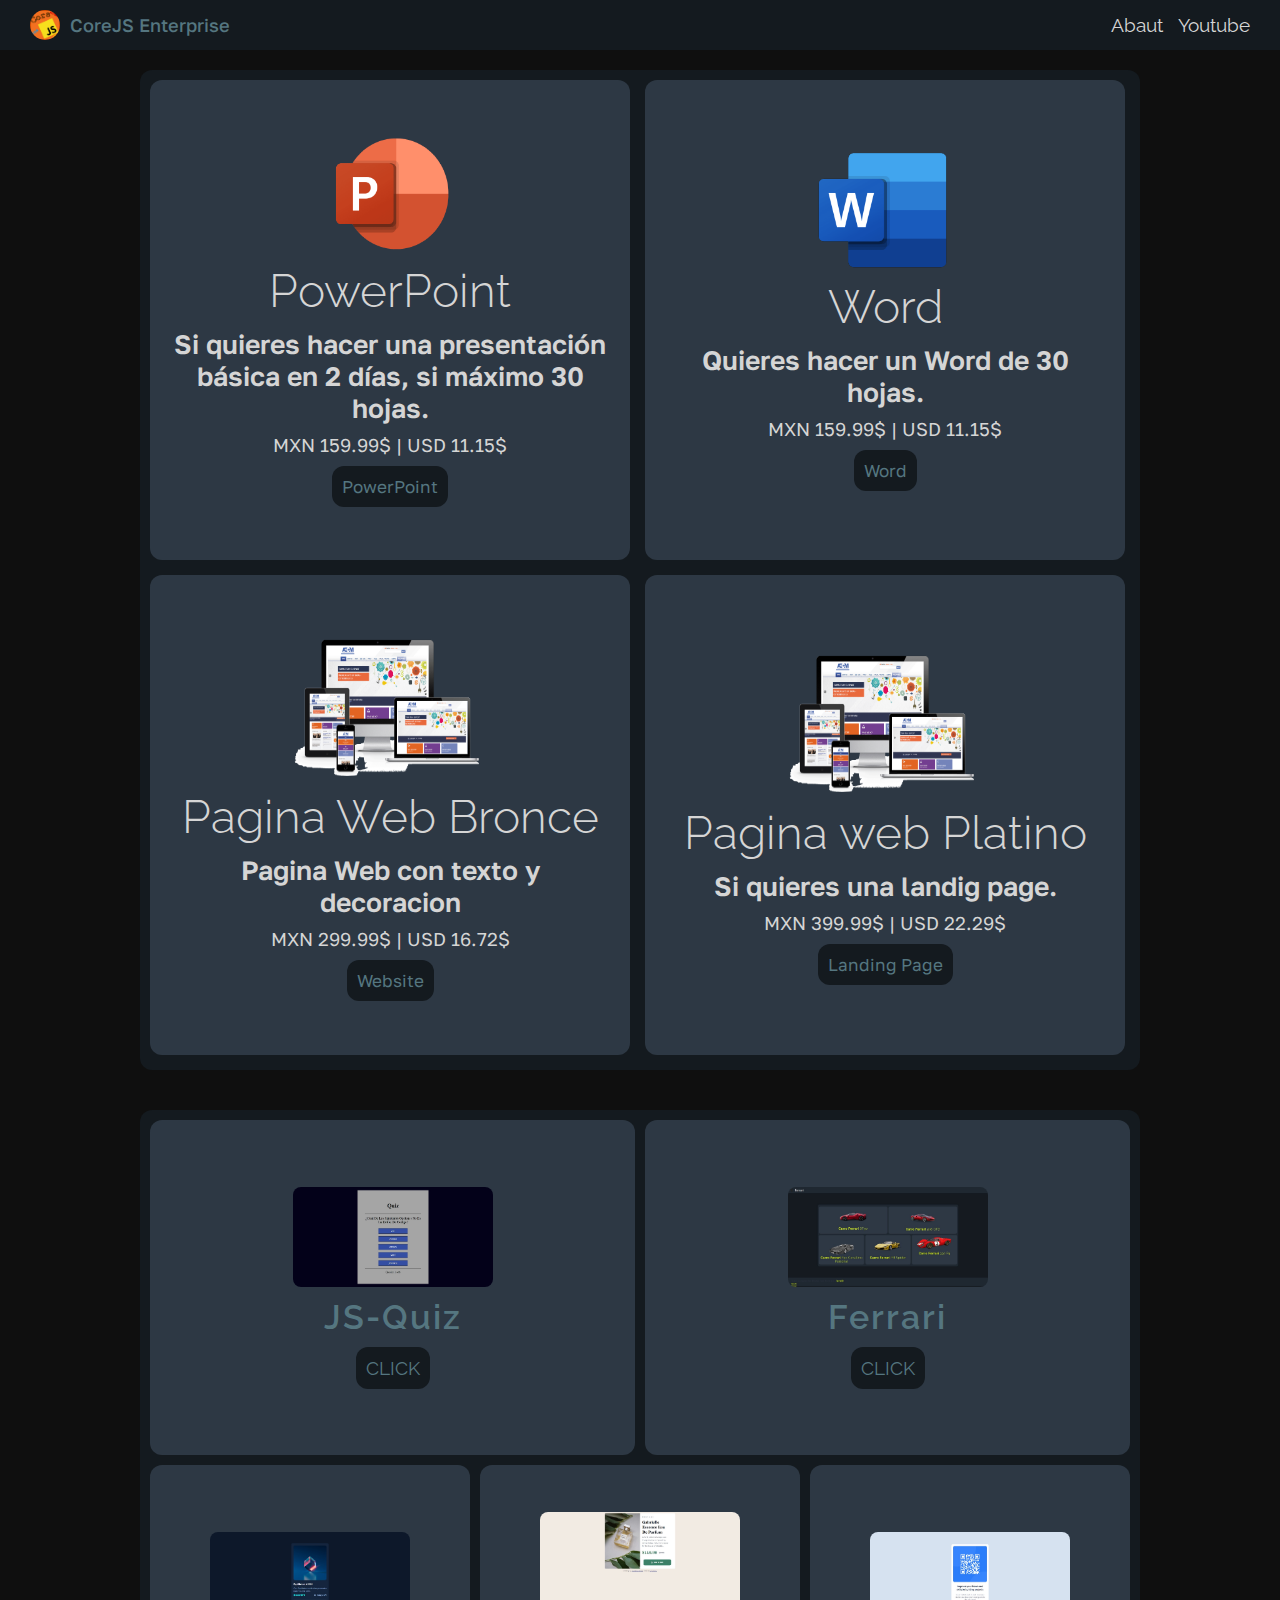
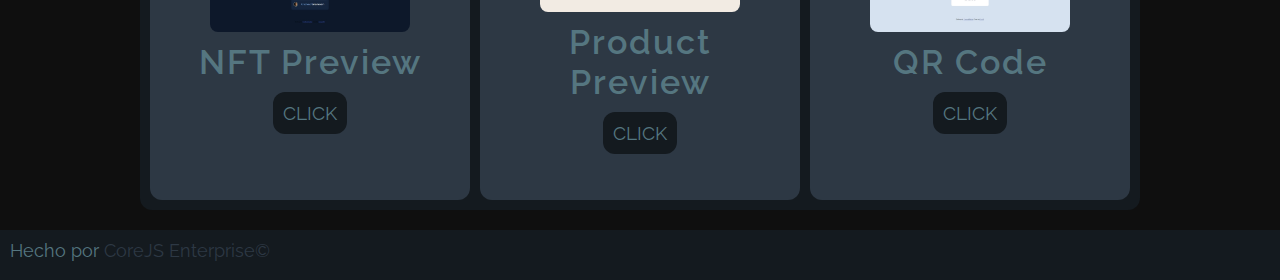
<file: index.html>
<!DOCTYPE html>
<html lang="es">
<head>
  <!-- Metas -->
  <meta charset="UTF-8">
  <meta http-equiv="X-UA-Compatible" content="IE=edge">
  <meta name="viewport" content="width=device-width, initial-scale=1.0">
  <meta name="description" content="CoreJS Entreprirse 😎😎">
  <meta name="author" lang="es" content="CoreJS">
  <meta name="robots" content="index, follow">
  <!-- Links -->
  <link rel="stylesheet" href="./css/styles-i.css">
  <link rel="icon" type="image/jpg" href="img/icon.jpg">
  <link rel="preconnect" href="https://fonts.gstatic.com" crossorigin>
  <link rel="preconnect" href="https://fonts.googleapis.com">
  <link href="https://fonts.googleapis.com/css2?family=Golos+Text:wght@400;500;600&family=Raleway:wght@200;300;400&display=swap" rel="stylesheet">
  <!-- Tittle -->
  <title>CoreJS Enterprise | Home</title>
</head>
<body>
  <div class="body">
    <header class="body__encb">
      <div>
        <img src="./img/icon.jpg" alt="CoreJS" class="body__encb__log-img">
        <h1 class="body__encb__name-title">CoreJS Enterprise</h1>
      </div>
      <nav class="body__encb__navigation">
        <a href="./pages/abaut.html" class="body__encb__navigation__link abuat">Abaut</a>
        <a href="https://www.youtube.com/@corejs-yt" target="_blank" class="body__encb__navigation__link yt">Youtube</a>
      </nav>
    </header>
    <main class="body__info">
      <article class="body__info__article art1">
        <img src="img/pp.png" alt="PowerPoint" class="body__info__article__pp img">
        <h2 class="body__info__article__desctitle">PowerPoint</h2>
        <p class="body__info__article__desc">Si quieres hacer una presentación básica en 2 días, si máximo 30 hojas.</p>
        <p class="body__info__article__price">MXN 159.99$ | USD 11.15$</p>
        <a href="./pages/365.html" class="body__article__links">PowerPoint</a>
      </article>
      <article class="body__info__article art2">
        <img src="img/word.png" alt="Word" class="body__info__article__word img">
        <h2 class="body__info__article__desctitle">Word</h2>
        <p class="body__info__article__desc">Quieres hacer un Word de 30 hojas.</p>
        <p class="body__info__article__price">MXN 159.99$ | USD 11.15$</p>
        <a href="./pages/365.html" class="body__article__links">Word</a>
      </article>
      <article class="body__info__article art3">
        <img src="img/page.png" alt="Website" class="body__info__article__page img">
        <h2 class="body__info__article__desctitle">Pagina Web Bronce</h2>
        <p class="body__info__article__desc">Pagina Web con texto y decoracion</p>
        <p class="body__info__article__price">MXN 299.99$ | USD 16.72$</p>
        <a href="./pages/pages-price.html" class="body__article__links">Website</a>
      </article>
      <article class="body__info__article art4">
        <img src="img/page.png" alt="Website" class="body__info__article__lp img">
        <h2 class="body__info__article__desctitle">Pagina web Platino</h2>
        <p class="body__info__article__desc">Si quieres una landig page.</p>
        <p class="body__info__article__price">MXN 399.99$ | USD 22.29$</p>
        <a href="./pages/pages-price.html" class="body__article__links">Landing Page</a>
      </article>
    </main>
    <div class="body__jobs">
      <article class="body__jobs__job js-quiz">
        <img src="./img/js-quiz.jpeg" alt="Preview de *JS-Quiz*" class="body__jobs__job__prev">
        <h2 class="body__jobs__job__desctitle">JS-Quiz</h2>
        <a href="./pages/js-quiz/index.html" target="_blank" class="body__jobs__job__link">Click</a>
      </article>
      <article class="body__jobs__job ferra">
        <img src="./img/ferrari.jpeg" alt="Preview de *Ferrari*" class="body__jobs__job__prev">
        <h2 class="body__jobs__job__desctitle">Ferrari</h2>
        <a href="./pages/ferrari/index.html" target="_blank" class="body__jobs__job__link">Click</a>
      </article>
      <article class="body__jobs__job nft">
        <img src="./img/nft.jpeg" alt="Preview de *NFT*" class="body__jobs__job__prev">
        <h2 class="body__jobs__job__desctitle">NFT Preview</h2>
        <a href="./pages/nft-preview/index.html" target="_blank" class="body__jobs__job__link">Click</a>
      </article>
      <article class="body__jobs__job prod">
        <img src="./img/prod.jpeg" alt="Preview de *Product Preview*" class="body__jobs__job__prev">
        <h2 class="body__jobs__job__desctitle">Product Preview</h2>
        <a href="./pages/product-preview/index.html" target="_blank" class="body__jobs__job__link">Click</a>
      </article>
      <article class="body__jobs__job qr-code">
        <img src="./img/qr-code.jpeg" alt="Preview de *QR Code*" class="body__jobs__job__prev">
        <h2 class="body__jobs__job__desctitle">QR Code</h2>
        <a href="./pages/qr-code-component/index.html" target="_blank" class="body__jobs__job__link">click</a>
      </article>
    </div>
    <footer class="body__desc">
      <p class="body__desc__hp">Hecho por <span>CoreJS Enterprise&copy;</span></p>
    </footer>
  </div>
</body>
</html>
</file>
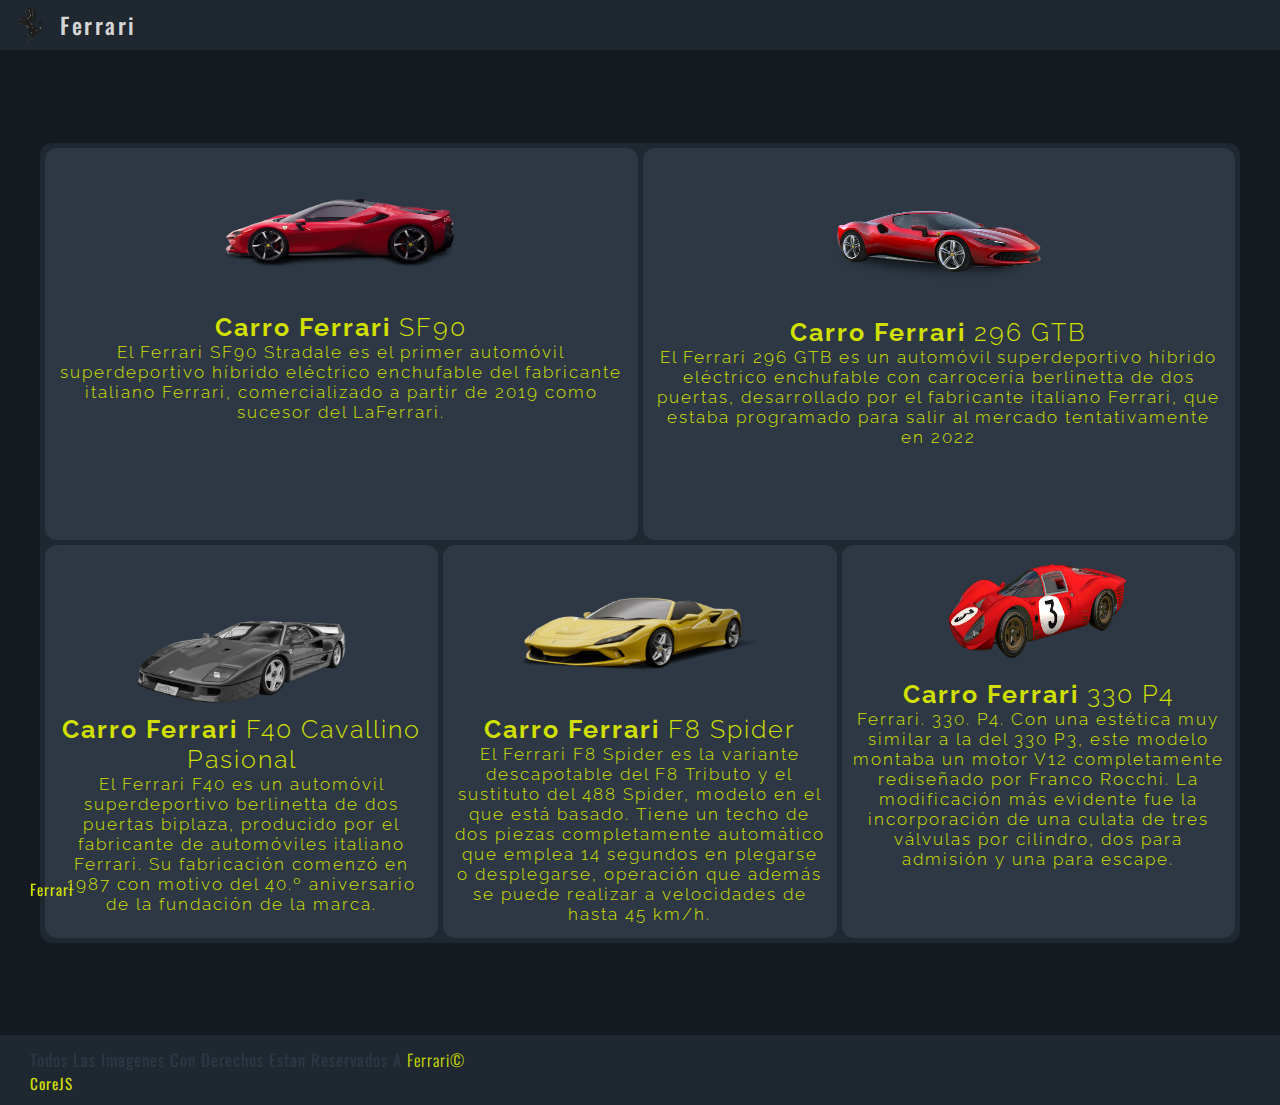
<file: pages/ferrari/index.html>
<!DOCTYPE html>
<html lang="es">
<head>
  <!-- Metas -->
  <meta charset="UTF-8">
  <meta http-equiv="X-UA-Compatible" content="IE=edge">
  <meta name="description" content="Ferrari Collection!!">
  <meta name="author" lang="es" content="CoreJS | Angel">
  <meta name="robots" content="index, robots">
  <meta name="viewport" content="width=device-width, initial-scale=1.0">
  <!-- Title y Links -->
  <title>Ferrari Collection</title>
  <link rel="preconnect" href="https://fonts.googleapis.com">
  <link href="https://fonts.googleapis.com/css2?family=Oswald:wght@400;500&family=Raleway:wght@300;400;500&display=swap" rel="stylesheet">
  <link rel="preconnect" href="https://fonts.googleapis.com">
  <link rel="preconnect" href="https://fonts.gstatic.com" crossorigin>
  <link rel="icon" type="image/png" sizes="256x256" href="./images/favicon_256x256.png">
  <link rel="stylesheet" href="./index.css">
</head>
<body>  
  <div class="container">
    <header class="encb">
      <img src="./images/favicon_256x256.png" alt="Logo de Ferrari" class="encb__logo">
      <h1 class="encb__logtitle">Ferrari</h1>
    </header>
    <main class="content">
      <div class="content__articles">
        <article class="content__articles__article article1">
          <div>
            <img src="./images/f-sf90.png" alt="Ferrari SF90" class="content__articles__article__imgCar imgCar1">
            <h2 class="content__articles__article__model">Carro Ferrari <span>SF90</span></h2>
            <p class="content__articles__article__desc">El Ferrari SF90 Stradale es el primer automóvil superdeportivo híbrido eléctrico enchufable del fabricante italiano Ferrari, comercializado a partir de 2019 como sucesor del LaFerrari.</p>
          </div>
        </article>
        <article class="content__articles__article article2">
          <div>
            <img src="./images/f-296-gtb.png" alt="Ferrari 296 GTB" class="content__articles__article__imgCar imgCar2">
            <h2 class="content__articles__article__model">Carro Ferrari <span>296 GTB</span></h2>
            <p class="content__articles__article__desc">El Ferrari 296 GTB es un automóvil superdeportivo híbrido eléctrico enchufable con carrocería berlinetta de dos puertas, desarrollado por el fabricante italiano Ferrari, que estaba programado para salir al mercado tentativamente en 2022</p>
          </div>
        </article>
        <article class="content__articles__article article3">
          <div>
            <img src="./images/f-f40.png" alt="Carro Ferrari F40 Cavallino Pasional" class="content__articles__article__imgCar imgCar3">
            <h2 class="content__articles__article__model">Carro Ferrari <span>F40 Cavallino Pasional</span></h2>
            <p class="content__articles__article__desc">El Ferrari F40 es un automóvil superdeportivo berlinetta de dos puertas biplaza, producido por el fabricante de automóviles italiano Ferrari. Su fabricación comenzó en 1987 con motivo del 40.º aniversario de la fundación de la marca.</p>
          </div>
        </article>
        <article class="content__articles__article article4">
          <div>
            <img src="./images/f-f8-spider.png" alt="Carro Ferrari F8 Spider" class="content__articles__article__imgCar imgCar4">
            <h2 class="content__articles__article__model">Carro Ferrari <span>F8 Spider</span></h2>
            <p class="content__articles__article__desc">El Ferrari F8 Spider es la variante descapotable del F8 Tributo y el sustituto del 488 Spider, modelo en el que está basado. Tiene un techo de dos piezas completamente automático que emplea 14 segundos en plegarse o desplegarse, operación que además se puede realizar a velocidades de hasta 45 km/h.</p>
          </div>
        </article>
        <article class="content__articles__article article5">
          <div>
            <img src="./images/f-330-p4.png" alt="Carro Ferrari 330 P4" class="content__articles__article__imgCar imgCar5">
            <h2 class="content__articles__article__model">Carro Ferrari <span>330 P4</span></h2>
            <p class="content__articles__article__desc">Ferrari. 330. P4. Con una estética muy similar a la del 330 P3, este modelo montaba un motor V12 completamente rediseñado por Franco Rocchi. La modificación más evidente fue la incorporación de una culata de tres válvulas por cilindro, dos para admisión y una para escape.</p>
          </div>
        </article>
      </div>
    </main>
    <footer class="infos">
      <p class="infos__text">Todos Las Imagenes Con Derechos Estan Reservados A <span>Ferrari&copy;</span></p>
      <a href="https://corejs-yt.github.io" target="_blank" class="infos__link1">CoreJS</a>
      <a href="https://corejs-yt.github.io" target="_blank" class="infos__link2">Ferrari</a>
    </footer>
  </div>
</body>
</html>
</file>
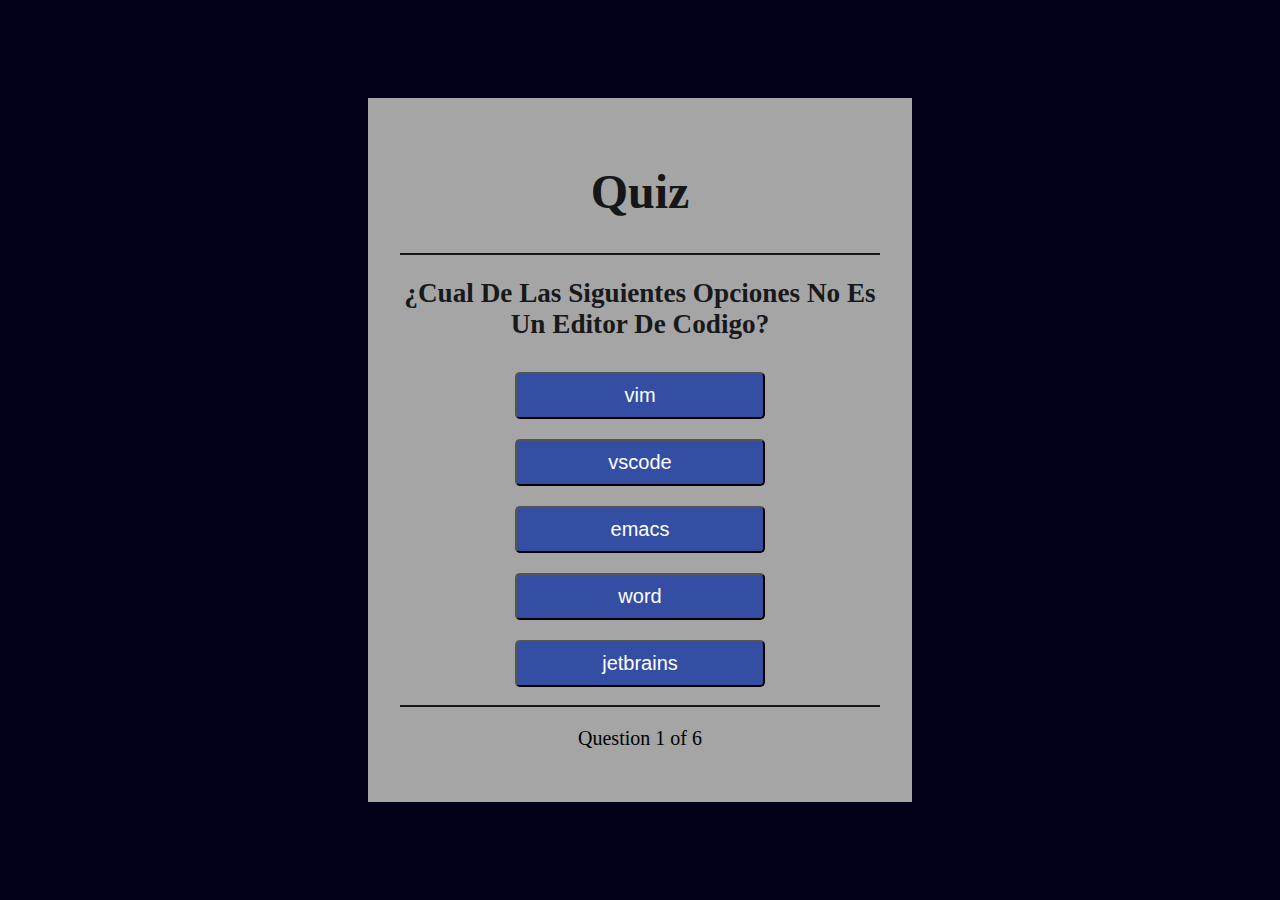
<file: pages/js-quiz/index.html>
<!DOCTYPE html><html lang="en"><head><meta charset="UTF-8"><meta http-equiv="X-UA-Compatible" content="IE=edge"><meta name="viewport" content="width=device-width, initial-scale=1.0"><link rel="stylesheet" href="./styles/index.css"><title>JavaScript Quiz</title></head><body><div id="quiz"><h1>Quiz</h1><hr><h2 id="question"></h2><div id="choices"></div><hr><footer><p id="progress">Question x of y</p></footer></div><!-- Scripts --><script src="./app.js" type="module"></script></body></html>
</file>
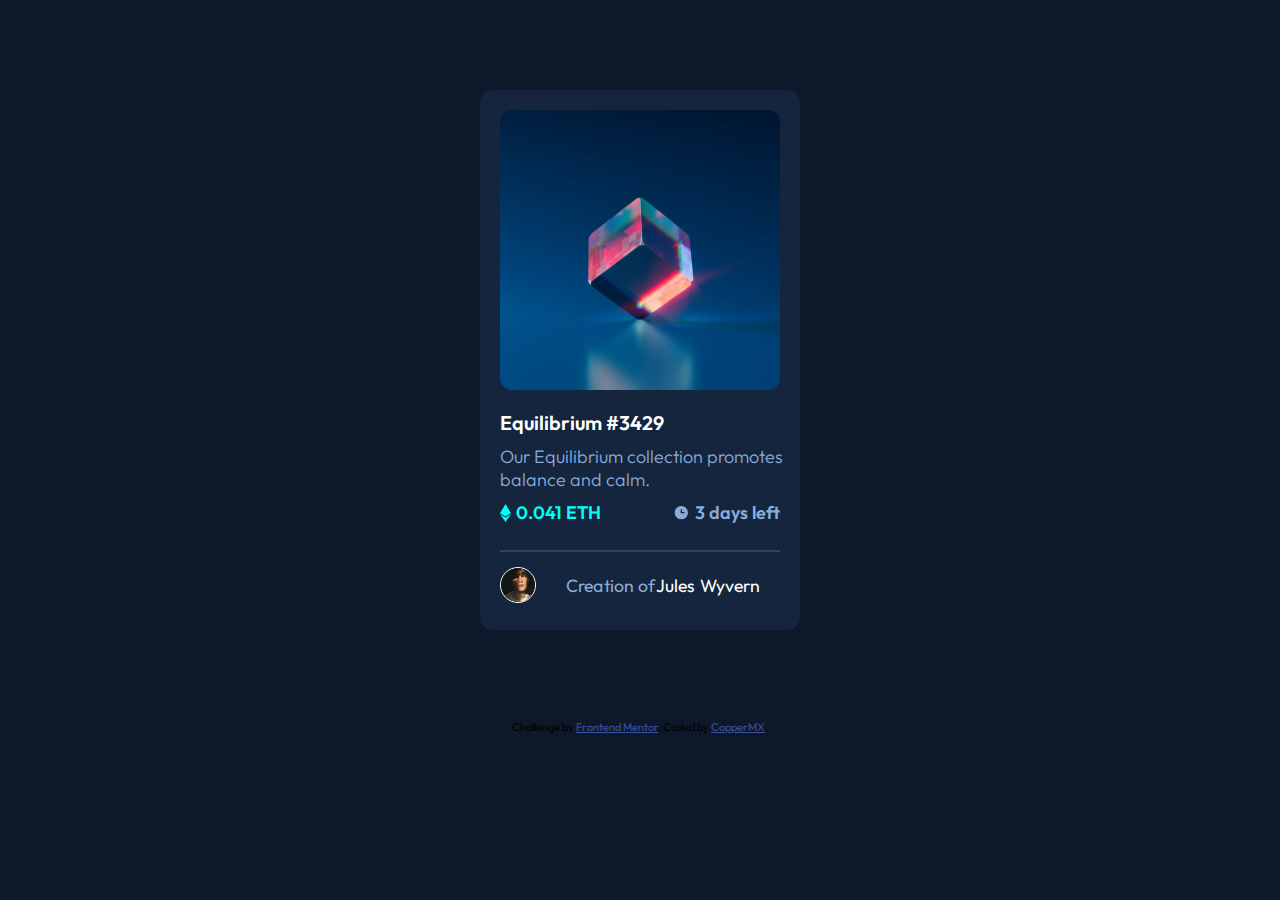
<file: pages/nft-preview/index.html>
<!DOCTYPE html>
<html lang="en">
<head>
  <!-- Etiquetas Metas -->
  <meta charset="UTF-8">
  <meta name="viewport" content="width=device-width, initial-scale=1.0">
  <!-- Etiquetas Links -->
  <link rel="icon" type="image/png" sizes="32x32" href="./images/favicon-32x32.png">
  <link rel="preconnect" href="https://fonts.googleapis.com">
  <link rel="preconnect" href="https://fonts.gstatic.com" crossorigin>
  <link href="https://fonts.googleapis.com/css2?family=Outfit:wght@300;400;600&display=swap" rel="stylesheet">
  <link rel="stylesheet" href="./css/index.css">
  <link rel="stylesheet" href="./css/attribute.css">
  <!-- Etiqueta Title -->
  <title>Frontend Mentor | NFT preview card component</title>
</head>
<body>
  <main class="card">
    <div class="card__preview">
      <img src="./images/image-equilibrium.jpg" alt="Image NFT" class="card__preview__image">
    </div>
    <div class="card__description">
      <h1 class="card__description__title">Equilibrium #3429</h1>
      <p class="card__description__desc">Our Equilibrium collection promotes balance and calm.</p>
      <div class="card__description__date">
        <p class="card__description__date__price"><img src="./images/icon-ethereum.svg" alt="Etheruem"> 0.041 ETH</p>
        <p class="card__description__date__time"><img src="./images/icon-clock.svg" alt="Time"> 3 days left</p>
      </div>
    </div>
    <hr>
    <div class="card__creator">
      <img src="./images/image-avatar.png" alt="Image Avatar" class="card__creator__avatar">
      <p class="card__creator__name"> Creation of <span>Jules Wyvern</span></p>
    </div>
  </main>
  <div class="attribution">Challenge by <a href="https://www.frontendmentor.io?ref=challenge" target="_blank">Frontend Mentor</a>. Coded by <a href="https://coppermx.github.io">CopperMX</a>.</div>
</body>
</html>
</file>
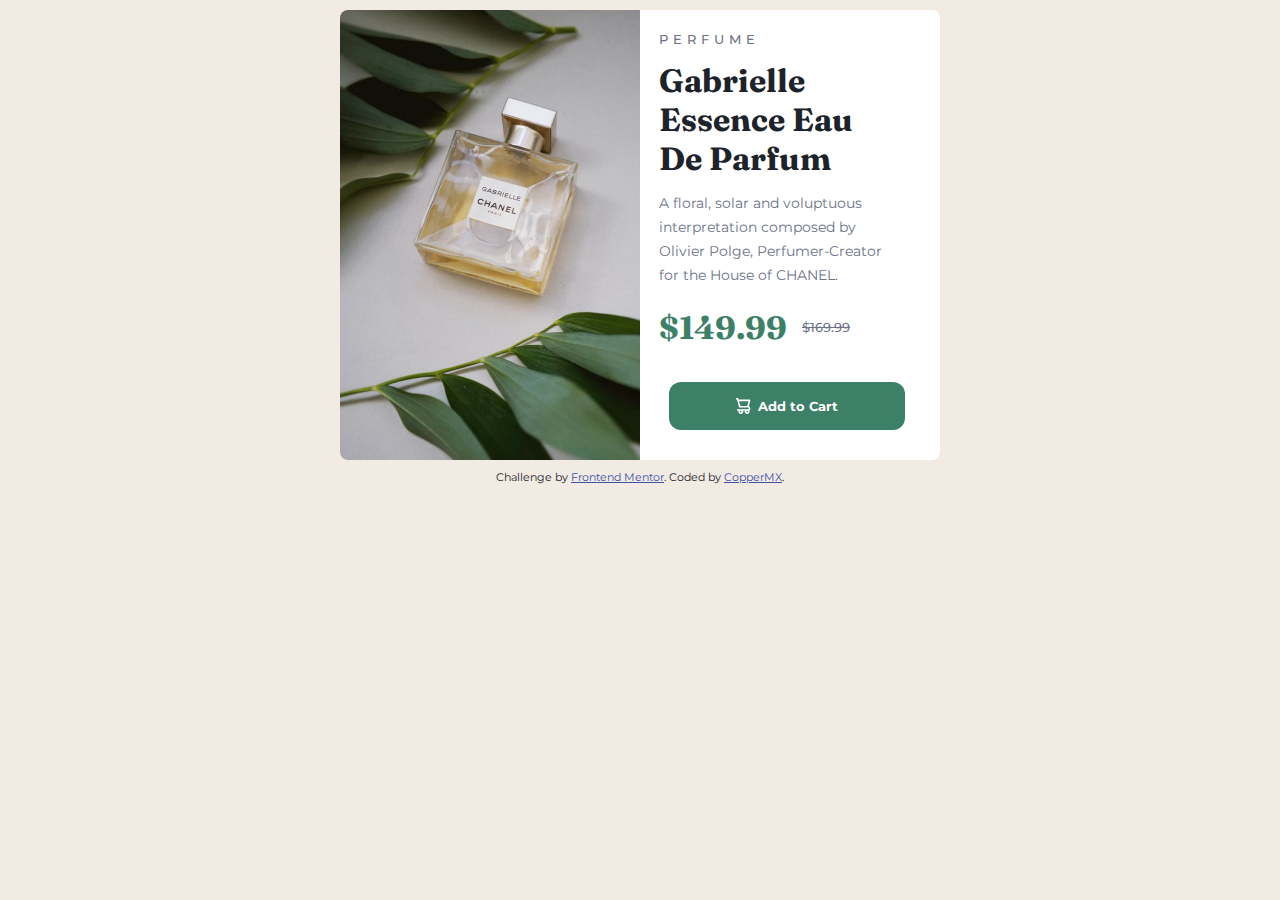
<file: pages/product-preview/index.html>
<!DOCTYPE html>
<html lang="en">
<head>
  <!-- Etiquets Meta, Links -->
  <meta charset="UTF-8">
  <meta name="viewport" content="width=device-width, initial-scale=1.0">
  <link rel="icon" type="image/png" sizes="32x32" href="./images/favicon-32x32.png">
  <!-- Links De CSS y Fonts -->
  <link rel="preconnect" href="https://fonts.googleapis.com">
  <link rel="preconnect" href="https://fonts.gstatic.com" crossorigin>
  <link href="https://fonts.googleapis.com/css2?family=Fraunces:opsz,wght@9..144,700&family=Montserrat:wght@500;700&display=swap" rel="stylesheet">
  <link rel="stylesheet" href="./css/index.css">
  <link rel="stylesheet" href="./css/attributes.css">
  <!-- Title -->
  <title>Frontend Mentor | Product preview card component</title>
</head>
<body>
  <!-- Main (Card) -->
  <main class="card">
    <div class="card__preview">
      <img class="card__preview__image" src="./images/image-product-mobile.jpg" alt="Preview">
    </div>
    <div class="card__description">
      <h2 class="card__description__desc-title">Perfume</h2>
      <h1 class="card__description__title">Gabrielle Essence Eau De Parfum</h1>
      <p class="card__description__desc">A floral, solar and voluptuous interpretation composed by Olivier Polge, Perfumer-Creator for the House of CHANEL.</p>
      <div class="card__description__cart">
        <p class="card__description__cart__price">$149.99 <span>$169.99</span></p>
        <button class="card__description__cart__cart"><img src="./images/icon-cart.svg" alt="Cart"> Add to Cart</button>
      </div>
    </div>
  </main>  
  <!-- Attribution -->
  <div class="attribution">
    <p>Challenge by <a href="https://www.frontendmentor.io?ref=challenge" target="_blank">Frontend Mentor</a>. Coded by <a href="#">CopperMX</a>.
    </p>
  </div>
</body>
</html>
</file>
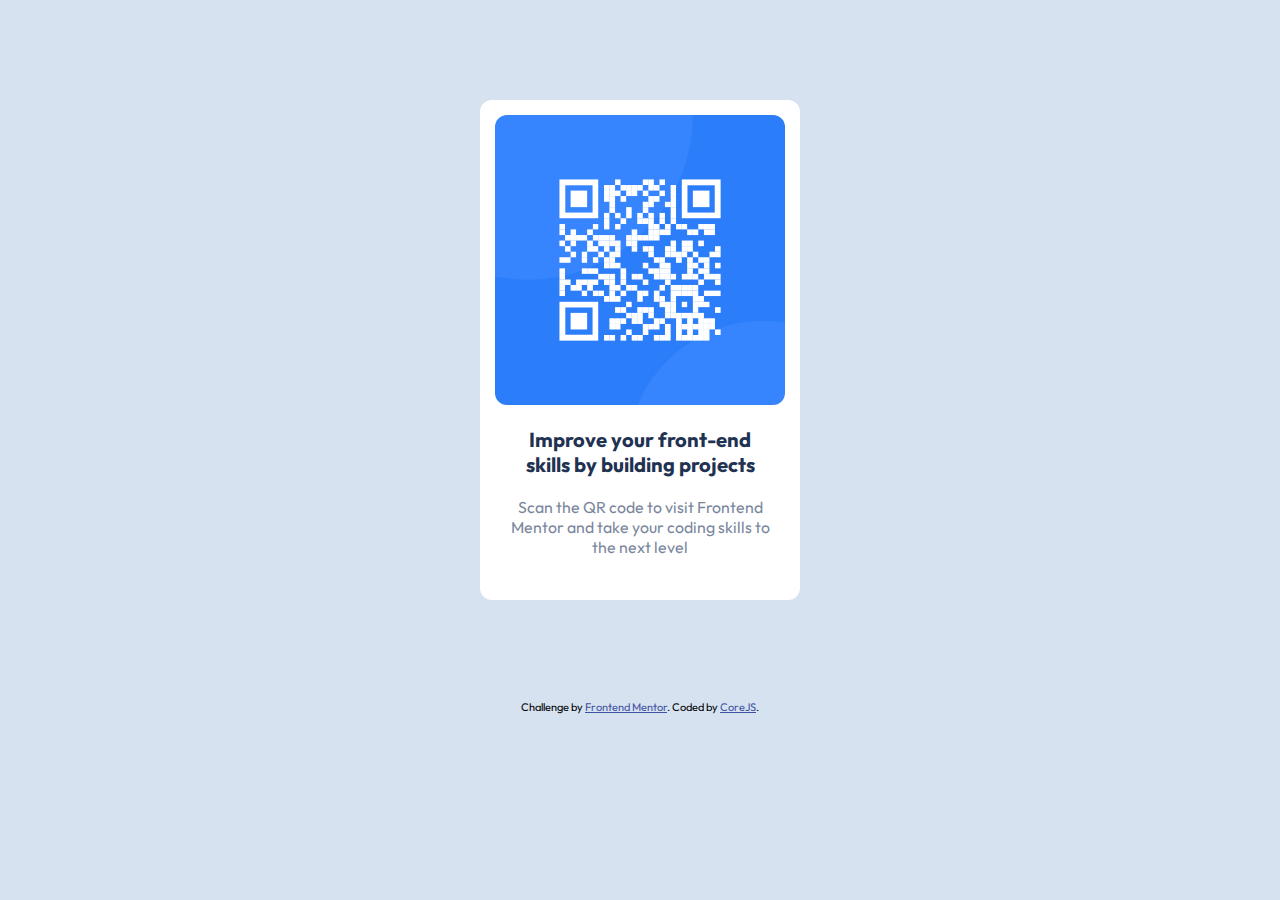
<file: pages/qr-code-component/index.html>
<!DOCTYPE html>
<html lang="en">
<head>
  <meta charset="UTF-8">
  <meta name="viewport" content="width=device-width, initial-scale=1.0">
  <link rel="icon" type="image/png" sizes="32x32" href="./images/favicon-32x32.png">
  <link rel="preconnect" href="https://fonts.googleapis.com">
  <link rel="preconnect" href="https://fonts.gstatic.com" crossorigin>
  <link href="https://fonts.googleapis.com/css2?family=Outfit:wght@400;700&display=swap" rel="stylesheet">
  <link rel="stylesheet" href="./css/index.css">
  <link rel="stylesheet" href="./css/attribute.css">
  <title>Frontend Mentor | QR code component</title>
</head>
<body>
  <main class="card">
    <div class="card__preview">
      <img src="./images/image-qr-code.png" alt="QR Code" class="card__preview__img">
    </div>
    <div class="card__description">
      <h1 class="card__description__title">
        Improve your front-end skills by building projects
      </h1>
      <p class="card__description__desc">
        Scan the QR code to visit Frontend Mentor and take your coding skills to the next level
      </p>
    </div>
  </main>
  <div class="attribution">Challenge by <a href="https://www.frontendmentor.io?ref=challenge" target="_blank">Frontend Mentor</a>. Coded by <a href="https://corejs-yt.github.io">CoreJS</a>.</div>
</body>
</html>
</file>
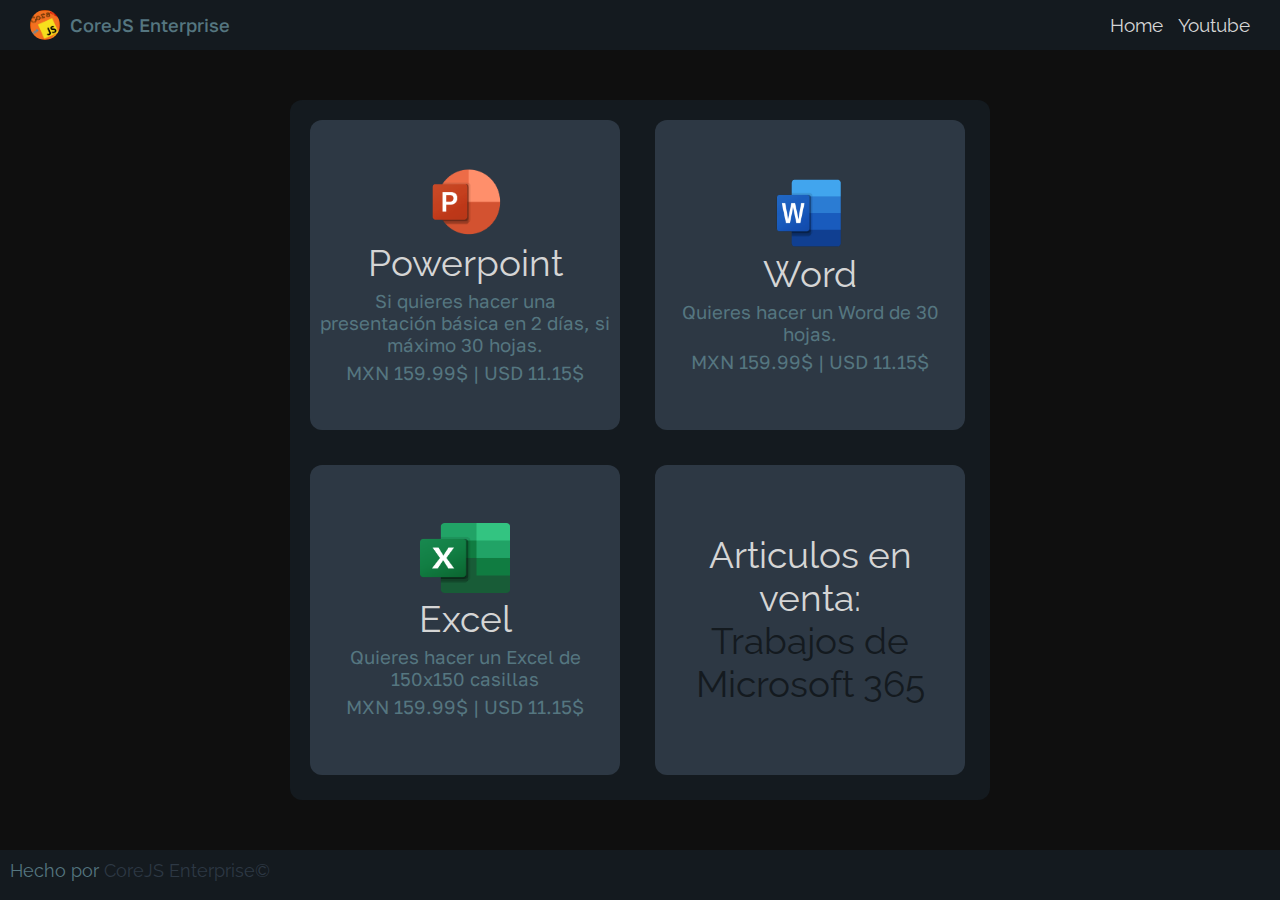
<file: pages/365.html>
<!DOCTYPE html>
<html lang="en">
<head>
  <!-- Metas -->
  <meta charset="UTF-8">
  <meta http-equiv="X-UA-Compatible" content="IE=edge">
  <meta name="viewport" content="width=device-width, initial-scale=1.0">
  <meta name="description" content="CoreJS Entreprirse 😎😎">
  <meta name="author" lang="es" content="CoreJS">
  <meta name="robots" content="index, follow">
  <!-- Links -->
  <link rel="stylesheet" href="../css/styles-365.css">
  <link rel="icon" type="image/jpg" href="../img/icon.jpg">
  <link rel="preconnect" href="https://fonts.gstatic.com" crossorigin>
  <link rel="preconnect" href="https://fonts.googleapis.com">
  <link href="https://fonts.googleapis.com/css2?family=Golos+Text:wght@400;500;600&family=Raleway:wght@200;300;400&display=swap" rel="stylesheet">
  <!-- Tittle -->
  <title>CoreJS Enterprise | Prices Jobs Microsoft 365</title>
</head>
<body>
  <header class="encb">
    <div>
      <img src="../img/icon.jpg" alt="CoreJS" class="encb__log-img">
      <h1 class="encb__name-title">CoreJS Enterprise</h1>
    </div>
    <nav class="encb__navigation">
      <a href="../index.html" class="encb__navigation__link abuat">Home</a>
      <a href="https://www.youtube.com/@corejs-yt" target="_blank" class="encb__navigation__link yt">Youtube</a>
    </nav>
  </header>
  <main class="content">
    <div class="content__articles">
      <article class="content__articles__article article1">
        <img src="../img/pp.png" alt="Powerpoint" class="content__articles__article__img pp">
        <h2 class="content__articles__article__desctitle desctitle">Powerpoint</h2>
        <p class="content__articles__article__desc descs">Si quieres hacer una presentación básica en 2 días, si máximo 30 hojas.</p>
        <p class="content__articles__article__price price">MXN 159.99$ | USD 11.15$</p>
      </article>
      <article class="content__articles__article article2">
        <img src="../img/word.png" alt="Word" class="__article__img word">
        <h2 class="content__articles__article__desctitle desctitle">Word</h2>
        <p class="content__articles__article__desc descs">Quieres hacer un Word de 30 hojas.</p>
        <p class="content__articles__article__price price">MXN 159.99$ | USD 11.15$</p>
      </article>
      <article class="content__articles__article article3">
        <img src="../img/excel.png" alt="Excel" class="content__articles__article__img excel">
        <h2 class="content__articles__article__desctitle desctitle">Excel</h2>
        <p class="content__articles__article__desc descs">Quieres hacer un Excel de 150x150 casillas</p>
        <p class="content__articles__article__price price">MXN 159.99$ | USD 11.15$</p>
      </article>
      <article class="content__articles__article article4">
        <h2 class="content__articles__article__desctitle">
          Articulos en venta:<br>
          <span>Trabajos de Microsoft 365</span>
        </h2>
      </article>
    </div>
  </main>
  <footer class="desc">
    <p class="desc__hp">Hecho por <span>CoreJS Enterprise&copy;</span></p>
  </footer>
</body>
</html>
</file>
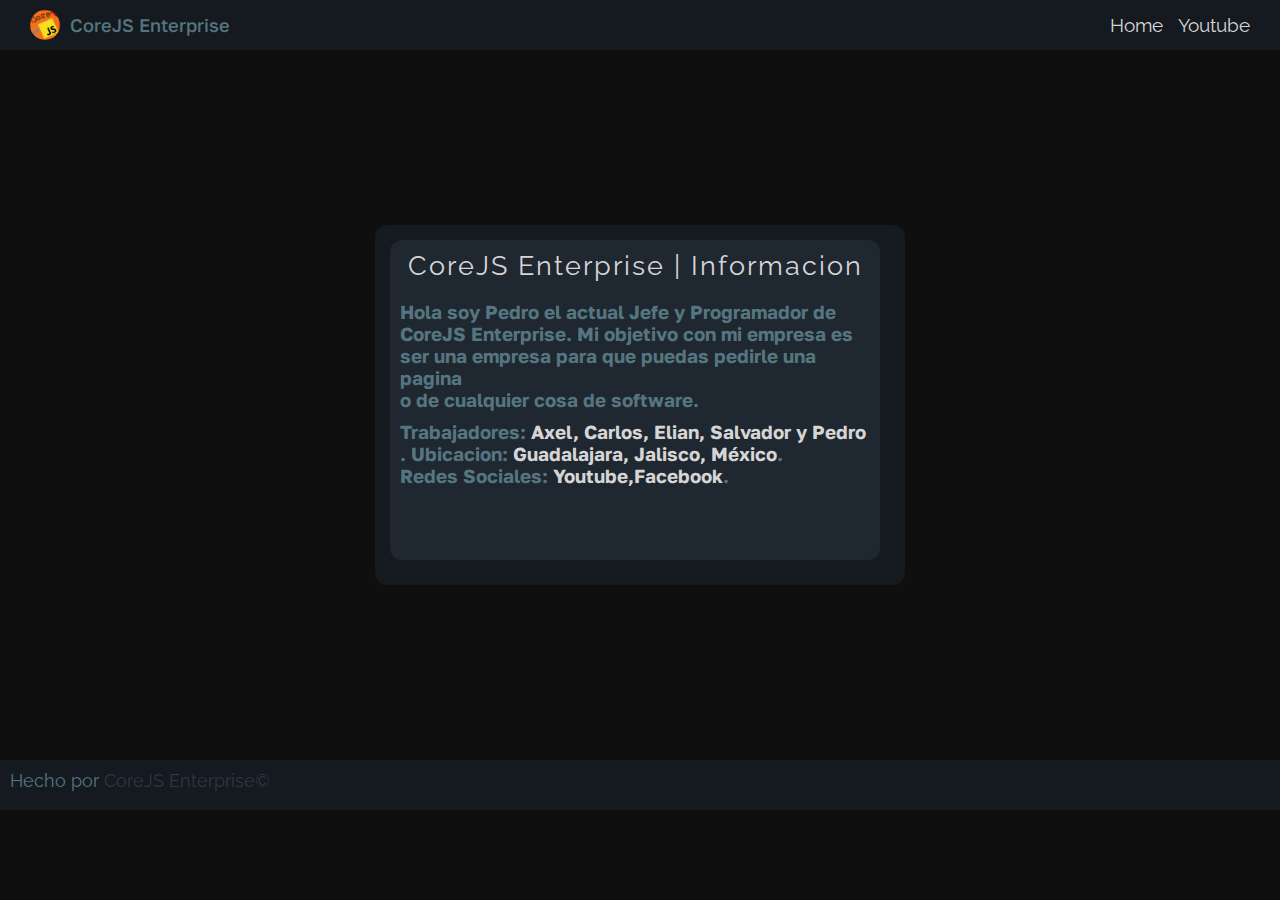
<file: pages/abaut.html>
<!DOCTYPE html>
<html lang="es">
<head>
  <!-- Metas -->
  <meta charset="UTF-8">
  <meta http-equiv="X-UA-Compatible" content="IE=edge">
  <meta name="viewport" content="width=device-width, initial-scale=1.0">
  <meta name="description" content="CoreJS Entreprirse 😎😎">
  <meta name="author" lang="es" content="CoreJS">
  <meta name="robots" content="index, follow">
  <!-- Links -->
  <link rel="stylesheet" href="../css/styles-abaut.css">
  <link rel="icon" type="image/jpg" href="../img/icon.jpg">
  <link rel="preconnect" href="https://fonts.gstatic.com" crossorigin>
  <link rel="preconnect" href="https://fonts.googleapis.com">
  <link href="https://fonts.googleapis.com/css2?family=Golos+Text:wght@400;500;600&family=Raleway:wght@200;300;400&display=swap" rel="stylesheet">
  <!-- Tittle -->
  <title>CoreJS Enterprise | Abuat</title>
</head>
<body>
  <header class="encb">
    <div>
      <img src="../img/icon.jpg" alt="CoreJS" class="encb__log-img">
      <h1 class="encb__name-title">CoreJS Enterprise</h1>
    </div>
    <nav class="encb__navigation">
      <a href="../index.html" class="encb__navigation__link abuat">Home</a>
      <a href="https://www.youtube.com/@corejs-yt" target="_blank" class="encb__navigation__link yt">Youtube</a>
    </nav>
  </header>
  <main class="content">
    <div class="content__desc">
      <h2 class="content__desc__title title">CoreJS Enterprise | Informacion</h2>
      <p class="content__desc__desc desc1">
        Hola soy Pedro el actual Jefe y Programador de <span>CoreJS Enterprise</span>.
        Mi objetivo con mi empresa es ser una empresa para que puedas pedirle una pagina<br>
        o de cualquier cosa de software.
      </p>
      <p class="content__desc__desc desc2">
        Trabajadores: <span>Axel, Carlos, Elian, Salvador y Pedro</span><br>.
        Ubicacion: <span>Guadalajara, Jalisco, México</span>.<br>
        Redes Sociales: <span><a href="http://www.youtube.com" target="_blank">Youtube</a>,<a href="http://www.facebook.com/profile.php?id=100090417490022" target="_blank">Facebook</a></span>.
      </p>
    </div>
  </main>
  <footer class="desc">
    <p class="desc__hp">Hecho por <span>CoreJS Enterprise&copy;</span></p>
  </footer>
</body>
</html>
</file>
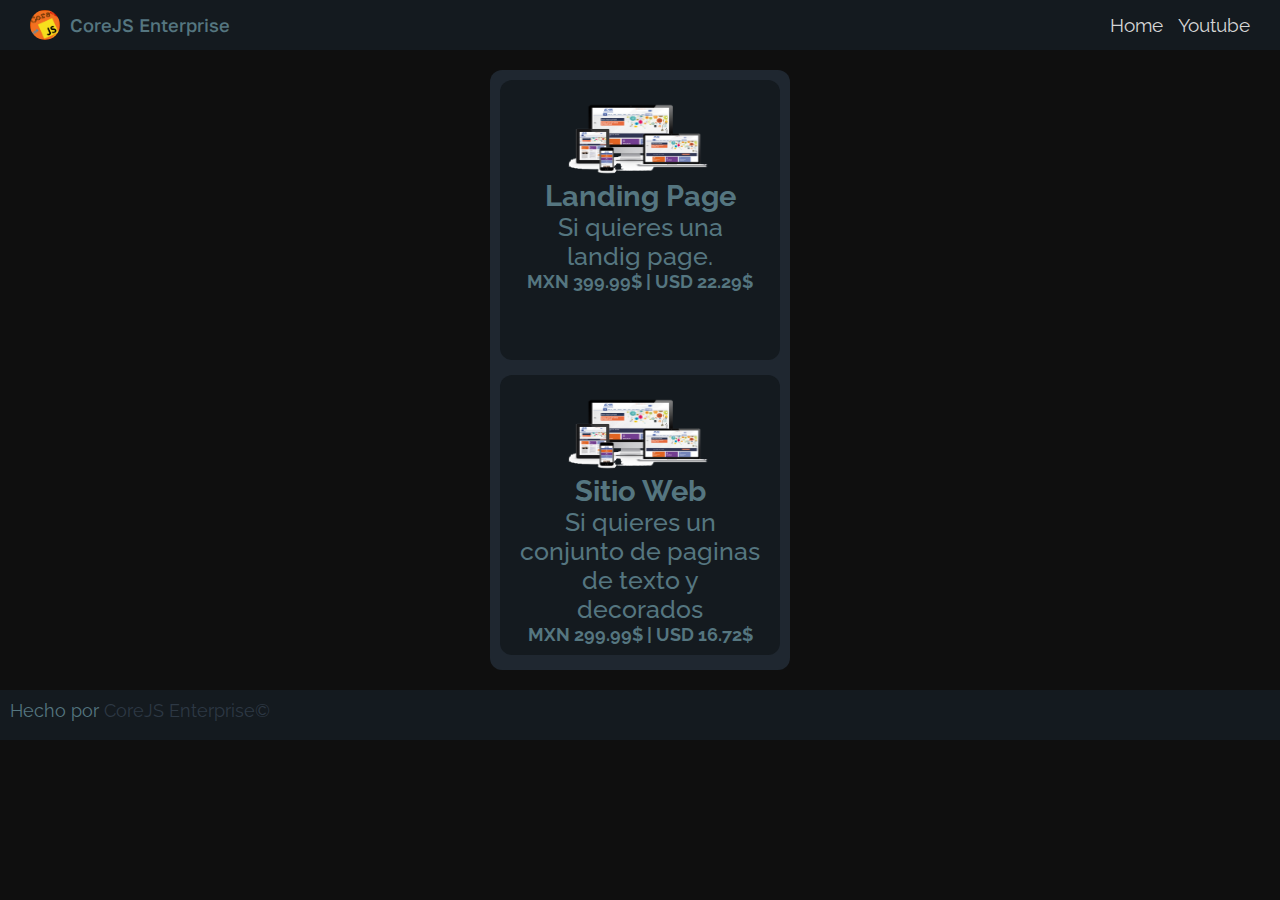
<file: pages/pages-price.html>
<!DOCTYPE html>
<html lang="en">
<head>
  <!-- Metas -->
  <meta charset="UTF-8">
  <meta http-equiv="X-UA-Compatible" content="IE=edge">
  <meta name="viewport" content="width=device-width, initial-scale=1.0">
  <meta name="description" content="CoreJS Entreprirse 😎😎">
  <meta name="author" lang="es" content="CoreJS">
  <meta name="robots" content="index, follow">
  <!-- Links -->
  <link rel="stylesheet" href="../css/styles-pp.css">
  <link rel="icon" type="image/jpg" href="../img/icon.jpg">
  <link rel="preconnect" href="https://fonts.gstatic.com" crossorigin>
  <link rel="preconnect" href="https://fonts.googleapis.com">
  <link href="https://fonts.googleapis.com/css2?family=Golos+Text:wght@400;500;600&family=Raleway:wght@200;300;400&display=swap" rel="stylesheet">
  <!-- Tittle -->
  <title>CoreJS Entreprirse | Pages Prices</title>
</head>
<body>
  <header class="encb">
    <div>
      <img src="../img/icon.jpg" alt="CoreJS" class="encb__log-img">
      <h1 class="encb__name-title">CoreJS Enterprise</h1>
    </div>
    <nav class="encb__navigation">
      <a href="../index.html" class="encb__navigation__link home">Home</a>
      <a href="https://www.youtube.com/@corejs-yt" target="_blank" class="encb__navigation__link yt">Youtube</a>
    </nav>
  </header>
  <main class="content">
    <div class="content__articles">
      <article class="content__articles__article article1">
        <img src="../img/page.png" alt="Powerpoint" class="content__articles__article__img pcs">
        <h2 class="content__articles__article__desctitle desctitle">Sitio Web</h2>
        <p class="content__articles__article__desc descs">Si quieres un conjunto de paginas de texto y decorados</p>
        <p class="content__articles__article__price price">MXN 299.99$ | USD 16.72$</p>
      </article>
      <article class="content__articles__article article2">
        <img src="../img/page.png" alt="Word" class="content__articles__article__img lp">
        <h2 class="content__articles__article__desctitle desctitle">Landing Page</h2>
        <p class="content__articles__article__desc descs">Si quieres una landig page.</p>
        <p class="content__articles__article__price price">MXN 399.99$ | USD 22.29$</p>
      </article>
    </div>
  </main>
  <footer class="desc">
    <p class="desc__hp">Hecho por <span>CoreJS Enterprise&copy;</span></p>
  </footer>
</body>
</html>
</file>
<file: css/styles-i.css>
/* Cosas Extras */
:root{
  /* Fonts */
  --font-gols: 'Golos Text', sans-serif;
  --font-ral: 'Raleway', sans-serif;
  /* Colors Primaria */
  --white: #d5d5d5;
  --azul-baji: #557680;
  /* Colors Neutro */
  --azul-grisaceo: #1f2730;
  --azul-grisaceo-claro: #2d3844;
  --azul-grisaceo-oscuro: #141a1f;
  --black: #0f0f0f;
}

* {
  box-sizing: border-box;
  margin: 0;
  padding: 0;
}
body {
  background-color: var(--black);
  font-size: 19px;
  font-family: var(--font-ral);
}
.body {
  width: 100%;
  height: 100%;
}

/* Header */
.body__encb {
  background-color: var(--azul-grisaceo-oscuro);
  color: var(--azul-baji);
  padding: 10px 30px;
  width: 10000;
  height: 50px;
  position: sticky;
  top: 0;
  display: flex;
  justify-content: space-between;
}
.body__encb > div {
  display: flex;
  gap: 10px;
  align-items: center;
}
.body__encb__log-img {
  width: 30px;
  height: 30px;
  border-radius: 100%;
}
.body__encb__name-title {
  font-family: var(--font-gols);
  font-weight: 500;
  font-size: 0.96em;
}
.body__encb__navigation {
  display: flex;
  align-items: center;
  gap: 15px;
}
.body__encb__navigation__link {
  text-decoration: none;
  color: var(--white);
}
.body__encb__navigation__link:hover {
  color: var(--azul-baji);
}

/* Main */
.body__info {
  background-color: var(--azul-grisaceo-oscuro);
  width: 500px;
  height: 1980px;
  overflow: hidden;
  margin: 20px auto;
  margin-bottom: 40px;
  display: grid;
  grid-template-columns: 1fr;
  grid-template-rows: 1fr 1fr 1fr 1fr;
  grid-template-areas: "art1" "art2" "art3" "art4";
  padding: 10px 10px;
  gap: 10px;
  border-radius: 12px;
}
.art1 { grid-area: art1; border-radius: 12px; }
.art2 { grid-area: art2; border-radius: 12px; }
.art3 { grid-area: art3; border-radius: 12px; }
.art4 { grid-area: art4; border-radius: 12px; }
.body__info__article {
  background-color: var(--azul-grisaceo-claro);
  width: 480px;
  height: 480px;
  padding: 20px 20px;
  transition: all .12s;
  color: var(--white);
  display: flex;
  flex-direction: column;
  justify-content: center;
  align-items: center;
  gap: 10px;
}
.body__info__article:hover {
  background-color: var(--azul-grisaceo);
  color: var(--azul-baji);
}
.body__info__article__pp, .body__info__article__word {
  width: 200px;
  height: 120px;
}
.body__info__article__lp, .body__info__article__page {
  width: 200px;
  height: 150px;
}
.img { grid-area: img; }
.body__info__article__desctitle { grid-area: name; text-align: center; font-size: 2.4em; font-weight: 300; }
.body__info__article__desc { grid-area: desc; text-align: center; font-size: 1.4em; font-weight: 600; font-family: var(--font-gols); }
.body__info__article__price { grid-area: price; text-align: center; font-size: .98em; font-weight: 400; font-family: var(--font-gols); }
.body__article__links { grid-area: link; text-align: center; font-size: .90em; font-weight: 100; font-family: var(--font-gols); text-decoration: none; color: var(--azul-baji); background-color: var(--azul-grisaceo-oscuro); padding: 10px 10px; border-radius: 12px; }
.body__article__links:hover { background-color: var(--azul-baji); color: var(--white); cursor: pointer; }

/* Jobs */
.body__jobs {
  background-color: var(--azul-grisaceo-oscuro);
  width: 500px;
  height: 1300px;
  border-radius: 12px;
  margin: 20px auto;
  padding: 10px 10px;
  display: grid;
  grid-template-columns: 1fr;
  grid-template-rows: repeat(5, 1fr);
  grid-template-areas: "js-quiz" "ferra" "nft" "prod" "qr-code";
  gap: 10px;
}
.body__jobs__job {
  background-color: var(--azul-grisaceo-claro);
  border-radius: 12px;
  padding: 20px 20px;
  transition: all .23s;
  display: flex;
  flex-direction: column;
  justify-content: center;
  align-items: center;
  gap: 10px;
}
.body__jobs__job:hover {
  background-color: var(--azul-grisaceo);
}
.body__jobs__job__prev {
  width: 200px;
  height: 100px;
  border-radius: 8px;
}
.body__jobs__job__desctitle {
  color: var(--azul-baji);
  font-family: var(--font-ral);
  font-weight: 600;
  font-size: 1.80em;
  letter-spacing: 2px;
  text-align: center;
}
.body__jobs__job__link {
  background-color: var(--azul-grisaceo-oscuro);
  color: var(--azul-baji);
  padding: 10px 10px;
  border-radius: 12px;
  text-transform: uppercase;
  text-decoration: none;
  text-align: center;
}
.body__jobs__job__link:hover {
  background-color: var(--azul-baji);
  color: var(--white);
}
.js-quiz { grid-area: js-quiz; }
.ferra { grid-area: ferra; }
.nft { grid-area: nft; }
.prod { grid-area: prod; }
.qr-code { grid-area: qr-code; }

/* Footer */
.body__desc {
  background-color: var(--azul-grisaceo-oscuro);
  width: 100%;
  height: 50px;
  padding: 10px;
  color: var(--azul-grisaceo-claro);
}
.body__desc__hp {
  color: var(--azul-baji);
  font-family: var(--font-ral);
  font-size: .93em;
  font-weight: 400;
}
span {
  color: var(--azul-grisaceo-claro);
}
@media (max-width: 500px) {
  .body__info {
    width: 400px;
    height: 2000px;
    display: grid;
    grid-template-columns: 1fr;
    grid-template-rows: 1fr 1fr 1fr 1fr;
    grid-template-areas: "art1" "art2" "art3" "art4";
  }
  .body__info__article {
    width: 380px;
    height: 480px;
    padding: 10px 10px;
  }
  .body__info__article__pp, .body__info__article__word {
    width: 180px;
    height: 100px;
  }
  .body__info__article__lp, .body__info__article__page {
    width: 180px;
    height: 130px;
  }
  .body__jobs {
    width: 300px;
    height: 1400px;
    display: grid;
    grid-template-columns: 1fr;
    grid-template-rows: 1fr 1fr 1fr 1fr 1fr;
    grid-template-areas: "js-quiz" " ferra" "nft" "prod" " qr-code";
  }
}
/* Media Querys */
@media (min-width: 1000px) {
  .body__info {
    width: 990px;
    height: 990px;
    display: grid;
    grid-template-columns: 1fr 1fr;
    grid-template-rows: 1fr 1fr;
    grid-template-areas: "art1 art2" "art3 art4";
  }
  .body__jobs {
    width: 990px;
    height: 600px;
    display: grid;
    grid-template-columns: repeat(6, 1fr);
    grid-template-rows: 1fr 1fr;
    grid-template-areas: "js-quiz js-quiz js-quiz ferra ferra ferra" "nft nft prod prod qr-code qr-code";
  }
}

@media (min-width: 1200px) {
  .body__info {
    width: 1000px;
    height: 1000px;
    display: grid;
    grid-template-columns: 1fr 1fr;
    grid-template-rows: 1fr 1fr;
    grid-template-areas: "art1 art2" "art3 art4";
  }
  .body__jobs {
    width: 1000px;
    height: 700px;
    display: grid;
    grid-template-columns: repeat(6, 1fr);
    grid-template-rows: 1fr 1fr;
    grid-template-areas: "js-quiz js-quiz js-quiz ferra ferra ferra" "nft nft prod prod qr-code qr-code";
  }
}
</file>
<file: pages/ferrari/index.css>
:root {
  /* Fonts */
  --font-osw: 'Oswald', sans-serif;
  --font-ral: 'Raleway', sans-serif;
  /* Colors Primaria */
  --white: #d5d5d5;
  --amar: #d1e000;
  /* Colors Neutro */
  --azul-grisaceo: #1f2730;
  --azul-grisaceo-claro: #2d3844;
  --azul-grisaceo-oscuro: #141a1f;
}

* {
  box-sizing: border-box;
  margin: 0;
  padding: 0;
}

body {
  background-color: var(--azul-grisaceo-oscuro);
  font-family: var(--font-ral);
  font-size: 18px;
}

.encb {
  width: 100%;
  height: 50px;
  margin-bottom: 15px;
  background-color: var(--azul-grisaceo);
  color: var(--white);
  display: flex;
  padding: 5px 10px;
  gap: 10px;
  align-items: center;
  justify-content: center;
  /* position: fixed;
  top: 1; */
}

.encb__logo {
  width: 40px;
  height: 40px;
}

.encb__logtitle {
  font-family: var(--font-osw);
  font-size: 1.25em;
  font-weight: 500;
  text-align: center;
  letter-spacing: 2.5px;
}

.content {
  margin: 20px auto;
  /* margin-top: 0; */
  width: 300px;
  height: 2300px;
  background-color: var(--azul-grisaceo);
  border-radius: 12px;
}

.content__articles {
  padding: 5px 5px;
  width: 300px;
  height: 2300px;
  display: grid;
  grid-template-columns: 1fr;
  grid-template-rows: 1fr 1fr 1fr 1fr 1fr;
  grid-template-areas: "art1" "art2" "art3" "art4" "art5";
  overflow: hidden;
  gap: 5px;
}
.article1 {
  grid-area: art1;
  border-radius: 12px;
}

.article2 {
  grid-area: art2;
  border-radius: 12px;
}

.article3 {
  grid-area: art3;
  border-radius: 12px;
}

.article4 {
  grid-area: art4;
  border-radius: 12px;
}

.article5 {
  grid-area: art5;
  border-radius: 12px;
}
.imgCar5 {
  width: 200px;
  height: 120px;
}

.imgCar4 {
  width: 251px;
  height: 155px;
}

.imgCar3 {
  width: 251px;
  height: 155px;
}

.imgCar2 {
  width: 251px;
  height: 155px;
}

.imgCar1 {
  width: 256px;
  height: 150px;
}

.content__articles__article {
  background-color: var(--azul-grisaceo-claro);
  color: var(--amar);
  font-weight: 300;
  font-size: .93em;
  font-family: var(--font-ral);
  letter-spacing: 2px;
  text-align: center;
  justify-content: center;
  align-items: center;
  transition: all .56;
}

.content__articles__article:hover {
  color: var(--white);
  background-color: var(--azul-grisaceo-oscuro);
}

.infos {
  background-color: var(--azul-grisaceo);
  width: 100%;
  height: 70px;
  padding: 10px 30px;
  color: var(--azul-grisaceo-claro);
  font-family: var(--font-osw);
  font-size: 0.93em;
  font-weight: 400;
  letter-spacing: 1px;
  display: flex;
  justify-content: center;
  flex-direction: column;
}

.infos__text {
  grid-area: text;
}

span {
  color: #d1e000;
  font-weight: 300;
  font-size: .98em;
}

.infos__link1 {
  grid-area: li1;
  color: var(--amar);
  font-size: .90em;
  text-decoration: none;
}

.infos__link2 {
  grid-area: li2;
  color: var(--amar);
  font-size: .90em;
  text-decoration: none;
  position: fixed;
  bottom: 0;
}
@media (min-width: 600px) {
  .content, .content__articles {
    width: 450px;
    height: 1300px;
  }
}

@media (min-width: 1000px) {
  .encb {
    display: flex;
    align-items: center;
    justify-content: flex-start;
  }

  .content,
  .content__articles {
    width: 950px;
    height: 1500px;
  }

  .content__articles {
    display: grid;
    grid-template-columns: 1fr 1fr;
    grid-template-rows: 1fr 1fr 1fr;
    grid-template-areas: "art1 art1" "art2 art3" "art4 art5";
    margin: 20px auto;
  }

  .content__articles__article {
    padding: 10px 10px;
  }

  .infos {
    display: flex;
    justify-content: center;
    align-items: flex-start;
  }
}

@media (min-width: 1200px) {
  .encb {
    display: flex;
    align-items: center;
    justify-content: flex-start;
  }

  .content {
    width: 1200px;
    height: 800px;
    margin: 92.5px auto;
  }

  .content__articles {
    width: 1200px;
    height: 800px;
    display: grid;
    grid-template-columns: repeat(6, 1fr);
    grid-template-rows: 1fr 1fr;
    grid-template-areas: "art1 art1 art1 art2 art2 art2" "art3 art3 art4 art4 art5 art5";
    margin: 20px auto;
  }

  .content__articles__article {
    padding: 10px 10px;
  }

  .infos {
    display: flex;
    justify-content: center;
    align-items: flex-start;
  }
}
</file>
<file: pages/js-quiz/styles/index.css>
html, body {
  padding: 0;
  margin: 0;
}

body {
  background-color: #03001a;
  display: flex;
  justify-content: center;
  align-items: center;
  height: 100vh;
}

#quiz {
  background-color: #a5a5a5;
  width: 30rem;
  padding: 2rem;
  text-align: center;
}

hr {
  border: 1px solid #141618;
}

h1 {
  color: #141618;
  font-size: 3rem;
  text-align: center;
  padding: 2px 0;
}

#question {
  font-size: 1.7rem;
  color: #17191b;
}

.button {
  background-color: #344ea3;
  color: #ffffff;
  width: 250px;
  font-size: 20px;
  border-radius: .3rem;
  padding: 10px 30px;
  margin: 10px 40px 10px;
  outline: 0;
}

.button:hover {
  cursor: pointer;
  background-color: #161238;
}

#progress {
  font-size: 20px;
}
</file>
<file: pages/nft-preview/css/index.css>
:root {
    /* Font */
    --font-Outfit: 'Outfit', sans-serif;
    /* Colors */
    /* Primary */
    --Soft-Blue: #8bacda;
    --Cyan: #00fff7;
    /* Neutral */
    --Very-Dark-Blue-main-BG: #0d192b;
    --Very-Dark-Blue-Card-BG: #14253d;
    --Very-Dark-Blue-line: #2f415b;
    --White: #ffffff;
}
* {
    margin: 0px;
    padding: 0px;
    box-sizing: border-box;
}
body {
    font-size: 18px;
    font-family: var(--font-Outfit);
    background-color: var(--Very-Dark-Blue-main-BG);
}

.card {
    background-color: var(--Very-Dark-Blue-Card-BG);
    width: 320px;
    height: 540px;
    overflow: hidden;
    margin: 50px auto;
    border-radius: 12px;
}
.card__preview,
.card__preview__image {
    width: 280px;
    height: 280px;
    border-radius: 12px;
    margin: 10px 10px 30px 10px;
}
.card__description {
    width: 320px;
    height: 140px;
}
.card__description__title {
    color: var(--White);
    font-weight: 600;
    font-size: 1.10em;
    margin: 0px 15px 10px 20px;
    transition: all .3s;
}
.card__description__title:hover {
    color: var(--Cyan);
    cursor: pointer;
}
.card__description__desc {
    color: var(--Soft-Blue);
    font-weight: 300;
    margin: 0px 15px 10px 20px;
}
.card__description__date {
    display: flex;
    justify-content: space-between;
    margin: 0px 20px 0 20px;
}
.card__description__date__price {
    color: var(--Cyan);
    font-weight: 600;
}
.card__description__date__time {
    color: var(--Soft-Blue);
    font-weight: 600;
}
.card__description__date__price,
.card__description__date__time {
    display: flex;
    text-align: center;
    align-items: center;
    gap: 5px;
}
hr {
    margin: 0px 20px;
    display: flex;
    align-items: center;
    border: 1px solid var(--Very-Dark-Blue-line);
}
.card__creator {
    width: 320px;
    height: 17px;
    display: flex;
}
.card__creator__avatar {
    width: 36px;
    height: 36px;
    margin: 15px 20px;
    border-radius: 100%;
    border: 1px solid var(--White);
}
.card__creator__name {
    display: flex;
    align-items: center;
    color: var(--Soft-Blue);
    font-weight: 400;
    font-size: .98em;
    margin: 23px 20px 23px 10px;
    width: 195px;
    height: 20px;
    text-align: center;
    letter-spacing: .15px;
}
span {
    color: var(--White);
}
@media (min-width: 700px) {
    .card {
        margin: 90px auto;
    }
}
</file>
<file: pages/nft-preview/css/attribute.css>
.attribution {
    font-size: 11px;
    text-align: center;
}

.attribution a {
    color: hsl(228, 45%, 44%);
}
</file>
<file: pages/product-preview/css/index.css>
/* :root (Variables) */
:root {
    /* Fonts */
    --Font-Fraunces: 'Fraunces', serif;
    --Font-Monserrat: 'Montserrat', sans-serif;
    /* Colors */
    /* Primary */
    --Dark-Cyan: hsl(158, 36%, 37%);
    --Cream: hsl(30, 38%, 92%);
    /* Neutral */
    --Very-Dark-Blue: hsl(212, 21%, 14%);
    --Dark-Grayish-Blue: hsl(228, 12%, 48%);
    --White: hsl(0, 0%, 100%);
    --Dark-Grayish-Cyan: hsl(156, 42%, 18%);
}

/* Todos Los Elementos */
* {
    margin: 0px;
    padding: 0px;
    box-sizing: border-box;
}

/* El Cuerpo del Mapa */
body {
    font-size: 14px;
    background-color: var(--Cream);
    font-family: var(--Font-Monserrat);
    color: var(--Very-Dark-Blue);
}

.card {
    background-color: var(--White);
    width: 344px;
    height: 610px;
    overflow: hidden;
    border-radius: 8px;
    margin: 10px auto;
}

.card__preview {
    width: 344px;
    height: 240px;
}

.card__preview__image {
    width: 344px;
    height: 240px;
}

.card__description {
    width: 344px;
    height: 370px;
}

.card__description__desc-title {
    margin: 22px 17px 14px 19px;
    text-transform: uppercase;
    letter-spacing: 5px;
    color: var(--Dark-Grayish-Blue);
    font-size: .91em;
    font-family: var(--Font-Monserrat);
    font-weight: 500;
}

.card__description__title {
    font-family: var(--Font-Fraunces);
    font-size: 2.3em;
    font-weight: 700;
    margin: 0px 17px 14px 19px;
}

.card__description__desc {
    margin: 0px 17px 14px 19px;
    width: 295px;
    height: 80px;
    color: var(--Dark-Grayish-Blue);
    line-height: 24px;
}

.card__description__cart {
    width: 295px;
    height: 98px;
    margin: 28px 17px 14px 19px;
}

.card__description__cart__price {
    color: var(--Dark-Cyan);
    font-family: var(--Font-Fraunces);
    font-size: 2.3em;
    font-weight: 700;
    display: flex;
    flex-direction: row;
    align-content: center;
    justify-content: flex-start;
    align-items: center;
    margin: 0px 17px 14px 0px;
}

.card__description__cart__price span {
    color: var(--Dark-Grayish-Blue);
    font-family: var(--Font-Monserrat);
    font-weight: 500;
    font-size: .40em;
    text-decoration: line-through;
    margin-left: 15px;
}

.card__description__cart__cart {
    display: flex;
    width: 295px;
    height: 48px;
    align-items: center;
    border: none;
    background-color: var(--Dark-Cyan);
    color: var(--White);
    border-radius: 12px;
    align-items: center;
    justify-content: center;
    gap: 7px;
    font-family: var(--Font-Monserrat);
    font-weight: 700;
    transition: all .3s;
}

.card__description__cart__cart:hover {
    background-color: var(--Dark-Grayish-Cyan);
    cursor: pointer;
}

@media (min-width: 700px) {
    .card {
        width: 600px;
        height: 450px;
        display: flex;
        justify-content: center;
    }
    .card__preview {
        width: 300px;
        height: 450px;
    }
    .card__preview__image {
        width: 300px;
        height: 450px;
        content: url(../images/image-product-desktop.jpg);
    }
    .card__description {
        width: 300px;
        height: 450px;
    }
    .card__description__title {
        width: 200px;
        height: 90px;
        margin: 0px 17px 40px 19px;
    }
    .card__description__desc {
        width: 226px;
        height: 82px;
        margin-bottom: 35px;
    }
    .card__description__cart__price {
        margin-bottom: 35px;
    }
    .card__description__cart__cart {
        width: 236px;
        height: 48px;
        margin: 0px 10px 0px 10px;
    }
}
</file>
<file: pages/product-preview/css/attributes.css>
.attribution {
    font-size: 11px;
    text-align: center;
}

.attribution a {
    color: hsl(228, 45%, 44%);
}
</file>
<file: pages/qr-code-component/css/index.css>
:root {
    /* Font */
    --font-Outfit: 'Outfit', sans-serif;
    /* Colors Primary */
    --White: #ffffff;
    --Light-Gray: #d6e2f0;
    --Grayish-Blue: #7b879d;
    --Dark-Blue: #1f3251;
}
* {
    margin: 0;
    padding: 0;
    box-sizing: border-box;
}
body {
    background-color: var(--Light-Gray);
    font-size: 15px;
    font-family: var(--font-Outfit);
}

.card {
    overflow: hidden;
    width: 320px;
    height: 500px;
    border-radius: 12px;
    margin: 50px auto;
    background-color: var(--White);
}
.card__preview {
    width: 320px;
    height: 320px;
    padding: 15px 15px;
    overflow: hidden;
}
.card__preview__img {
    width: 100%;
    height: 100%;
    border-radius: 12px;
}
.card__description {
    width: 320px;
    height: 180px;
    padding: 7px 30px 27px;    
    display: flex;
    flex-direction: column;
    gap: 20px;
}
.card__description__title {
    color: var(--Dark-Blue);
    font-size: 1.35em;
    text-align: center;
    font-weight: 700;
}
.card__description__desc {
    color: var(--Grayish-Blue);
    text-align: center;
    font-weight: 400;
    font-size: 1.06em;
}
@media (min-width: 700px) {
    .card {
        margin: 100px auto;
    }
}
</file>
<file: pages/qr-code-component/css/attribute.css>
.attribution {
    font-size: 11px;
    text-align: center;
}

.attribution a {
    color: hsl(228, 45%, 44%);
}
</file>
<file: css/styles-365.css>
/* Cosas Extras */
:root{
  /* Fonts */
  --font-gols: 'Golos Text', sans-serif;
  --font-ral: 'Raleway', sans-serif;
  /* Colors Primaria */
  --white: #d5d5d5;
  --azul-baji: #557680;
  /* Colors Neutro */
  --azul-grisaceo: #1f2730;
  --azul-grisaceo-claro: #2d3844;
  --azul-grisaceo-oscuro: #141a1f;
  --black: #0f0f0f;
}

* {
  box-sizing: border-box;
  margin: 0;
  padding: 0;
}
body {
  background-color: var(--black);
  font-size: 19px;
  font-family: var(--font-ral);
}

/* Header */
.encb {
  background-color: var(--azul-grisaceo-oscuro);
  color: var(--azul-baji);
  padding: 10px 30px;
  width: 100%;
  height: 50px;
  display: flex;
  justify-content: space-between;
  position: sticky;
  top: 0;
}
.encb > div {
  display: flex;
  gap: 10px;
  align-items: center;
}
.encb__log-img {
  width: 30px;
  height: 30px;
  border-radius: 100%;
}
.encb__name-title {
  font-family: var(--font-gols);
  font-weight: 500;
  font-size: 0.96em;
}
.encb__navigation {
  display: flex;
  align-items: center;
  gap: 15px;
}
.encb__navigation__link {
  text-decoration: none;
  color: var(--white);
}
.encb__navigation__link:hover {
  color: var(--azul-baji);
}

/* Main */
.content {
  width: 300px;
  height: 1190px;
  background-color: var(--azul-grisaceo-oscuro);
  padding: 10px 10px;
  margin: 50px auto;
  border-radius: 12px;
  overflow: hidden;
}
.content__articles {
  width: 300px;
  height: 950px;
  padding: 10px 10px;
  display: grid;
  grid-template-columns: 1fr;
  grid-template-rows: 1fr 1fr 1fr 1fr;
  grid-template-areas: "pp" "word" "excel" "descn";
  gap: 10px;
}
.content__articles__article {
  background-color: var(--azul-grisaceo-claro);
  border-radius: 12px;
  width: 260px;
  height: 280px;
  padding: 10px 10px;
  display: flex;
  flex-direction: column;
  justify-content: center;
  align-items: center;
  text-align: center;
  gap: 10px;
}
.content__articles__article:hover {
  background-color: var(--azul-grisaceo);
}
.content__articles__article__desctitle {
  color: var(--white);
  font-family: var(--font-ral);
  font-size: 1.93em;
  font-weight: 400;
  transition: all .3s;
}
.content__articles__article__desctitle > span {
  color: var(--azul-grisaceo-oscuro);

}
.content__articles__article:hover > .desctitle {
  color: var(--white);
}
.content__articles__article__desc {
  color: var(--azul-baji);
  font-family: var(--font-gols);
  font-size: .98em;
  font-weight: 400;
  transition: all .3s;
}
.content__articles__article:hover > .descs {
  color: var(--white);
}
.content__articles__article__price {
  color: var(--azul-baji);
  font-family: var(--font-gols);
  transition: all .3s;
}
.content__articles__article:hover > .price {
  color: var(--white);
}
.pp { width: 120px; height: 70px; grid-area: pp; }
.word { width: 100px; height: 70px; grid-area: word; }
.excel { width: 90px; height: 70px; grid-area: excel; }


/* Footer */
.desc {
  background-color: var(--azul-grisaceo-oscuro);
  width: 100%;
  height: 50px;
  padding: 10px;
  color: var(--azul-grisaceo-claro);
}
.desc__hp {
  color: var(--azul-baji);
  font-family: var(--font-ral);
  font-size: .93em;
  font-weight: 400;
}
.desc__hp > span {
  color: var(--azul-grisaceo-claro);
}

/* Medias Querys */
@media (min-width: 600px) {
  .content {
    width: 570px;
    height: 570px;
  }
  .content__articles {
    display: grid;
    grid-template-columns: 1fr 1fr;
    grid-template-rows: 1fr 1fr;
    grid-template-areas: "pp word" "excel excel";
    width: 570px;
    height: 570px;
  }
  .content__articles__article {
    width: 250px;
    height: 250px;
    gap: 5px;
  }
}
@media (min-width: 1000px) {
  .content {
    width: 700px;
    height: 700px;
  }
  .content__articles {
    display: grid;
    grid-template-columns: 1fr 1fr;
    grid-template-rows: 1fr 1fr;
    grid-template-areas: "pp word" "excel excel";
    width: 700px;
    height: 700px;
  }
  .content__articles__article {
    width: 310px;
    height: 310px;
    gap: 5px;
  }
}
</file>
<file: css/styles-abaut.css>
/* Cosas Extras */
:root{
  /* Fonts */
  --font-gols: 'Golos Text', sans-serif;
  --font-ral: 'Raleway', sans-serif;
  /* Colors Primaria */
  --white: #d5d5d5;
  --azul-baji: #557680;
  /* Colors Neutro */
  --azul-grisaceo: #1f2730;
  --azul-grisaceo-claro: #2d3844;
  --azul-grisaceo-oscuro: #141a1f;
  --black: #0f0f0f;
}

* {
  box-sizing: border-box;
  margin: 0;
  padding: 0;
}
body {
  background-color: var(--black);
  font-size: 19px;
  font-family: var(--font-ral);
}

/* Header */
.encb {
  background-color: var(--azul-grisaceo-oscuro);
  color: var(--azul-baji);
  padding: 10px 30px;
  width: 10000;
  height: 50px;
  display: flex;
  justify-content: space-between;
  position: sticky;
  top: 0;
}
.encb > div {
  display: flex;
  gap: 10px;
  align-items: center;
}
.encb__log-img {
  width: 30px;
  height: 30px;
  border-radius: 100%;
}
.encb__name-title {
  font-family: var(--font-gols);
  font-weight: 500;
  font-size: 0.96em;
}
.encb__navigation {
  display: flex;
  align-items: center;
  gap: 15px;
}
.encb__navigation__link {
  text-decoration: none;
  color: var(--white);
}
.encb__navigation__link:hover {
  color: var(--azul-baji);
}

/* Main */
.content {
  width: 360px;
  height: 520px;
  background-color: var(--azul-grisaceo-oscuro);
  margin: 20px auto;
  padding: 20px 20px;
  border-radius: 12px;
  transition: all .6s;
}
.content__desc {
  width: 320px;
  height: 480px;
  background-color: var(--azul-grisaceo);
  padding: 10px 10px;
  border-radius: 12px;
  transition: all .6s;
}
.content__desc:hover {
  background-color: var(--azul-grisaceo-claro);
  border-radius: 15px;
}
.content__desc__title {
  color: var(--white);
  font-family: var(--font-ral);
  font-weight: 400;
  font-size: 1.4em;
  letter-spacing: 2px;
  margin-bottom: 20px;
  transition: all .3s;
  text-align: center;
}
.content__desc__desc {
  color: var(--azul-baji);
  font-family: var(--font-gols);
  font-weight: 700;
  font-size: .99em;
  transition: all .3s;
}
.desc1 { margin-bottom: 10px; }
.desc2 { margin-bottom: 10px; }
.desc2 > span {
  color: var(--white);
}
.desc2 > span > a {
  text-decoration: none;
  color: var(--white);
}

/* Footer */
.desc {
  background-color: var(--azul-grisaceo-oscuro);
  width: 100%;
  height: 50px;
  padding: 10px;
  color: var(--azul-grisaceo-claro);
}
.desc__hp {
  color: var(--azul-baji);
  font-family: var(--font-ral);
  font-size: .93em;
  font-weight: 400;
}
.desc__hp > span {
  color: var(--azul-grisaceo-claro);
}

/* Media Querys */
@media (max-width: 590px) {
  .content {
    width: 300px;
    height: 600px;
  }
  .content:hover {
    background-color: var(--azul-grisaceo);
  }
  .content__desc {
    width: 260px;
    height: 560px;
  }
}
@media (min-width: 600px) {
  .content {
    margin: 90px auto;
    width: 530px;
    height: 360px;
    padding: 15px 15px;
  }
  .content:hover {
    background-color: var(--azul-grisaceo);
    cursor: pointer;
    padding: 20px 20px;
    width: 550px;
    height: 380px;
    margin: 90px auto;
    margin-bottom: 120px;
    border-radius: 15px
  }
  .content__desc {
    width: 490px;
    height: 320px;
  }
  .content__desc:hover {
    width: 510px;
    height: 340px;
    background-color: var(--azul-grisaceo-claro);
  }
  .content__desc__title:hover {
    color: var(--azul-baji);
    font-weight: 700;
    margin-top: 20px;
    margin-bottom: 50px;
    text-align: center;
  }
  .content__desc__desc:hover {
    color: var(--white);
    font-size: 1.20em;
    text-align: center;
  }
  .desc2:hover {
    margin-top: 40px;
  }
  .desc2:hover > span, .desc2:hover > span > a {
    color: var(--azul-baji);
  }
}
@media (min-width: 1000px) {
  .content {
    margin: 175px auto;
  }  
  .content:hover {
    margin: 172px auto;
  }
}
</file>
<file: css/styles-pp.css>
/* Cosas Extras */
:root{
  /* Fonts */
  --font-gols: 'Golos Text', sans-serif;
  --font-ral: 'Raleway', sans-serif;
  /* Colors Primaria */
  --white: #d5d5d5;
  --azul-baji: #557680;
  /* Colors Neutro */
  --azul-grisaceo: #1f2730;
  --azul-grisaceo-claro: #2d3844;
  --azul-grisaceo-oscuro: #141a1f;
  --black: #0f0f0f;
}

* {
  box-sizing: border-box;
  margin: 0;
  padding: 0;
}
body {
  background-color: var(--black);
  font-size: 19px;
  font-family: var(--font-ral);
}

/* Header */
.encb {
  background-color: var(--azul-grisaceo-oscuro);
  color: var(--azul-baji);
  padding: 10px 30px;
  width: 10000;
  height: 50px;
  display: flex;
  justify-content: space-between;
  position: sticky;
  top: 0;
}
.encb > div {
  display: flex;
  gap: 10px;
  align-items: center;
}
.encb__log-img {
  width: 30px;
  height: 30px;
  border-radius: 100%;
}
.encb__name-title {
  font-family: var(--font-gols);
  font-weight: 500;
  font-size: 0.96em;
}
.encb__navigation {
  display: flex;
  align-items: center;
  gap: 15px;
}
.encb__navigation__link {
  text-decoration: none;
  color: var(--white);
}
.encb__navigation__link:hover {
  color: var(--azul-baji);
}

/* Main */
.content {
  width: 300px;
  height: 600px;
  overflow: hidden;
  background-color: var(--azul-grisaceo);
  border-radius: 12px;
  margin: 20px auto;
}
.content:hover {
  background-color: var(--azul-grisaceo-oscuro);
}
.content__articles {
  width: 300px;
  height: 600px;
  display: grid;
  grid-template-columns: 1fr;
  grid-template-rows: 1fr 1fr;
  grid-template-areas: "cobre" "platino";
  gap: 10px;
  padding: 10px 10px;
  transition: all .3s;
}
.content__articles__article {
  width: 280px;
  height: 280px;
  background-color: var(--azul-grisaceo-oscuro);
  border-radius: 12px;
  padding: 20px 20px;
  transition: all .3s;
  text-align: center;
}
.content__articles__article:hover {
  background-color: var(--azul-grisaceo-claro);
}
.content__articles__article__img { width: 150px; height: 75px; }
.content__articles__article__desctitle {
  color: var(--azul-baji);
  font-size: 1.5em;
  font-weight: 700;
}
.content__articles__article__desc {
  color: var(--azul-baji);
  font-size: 1.3em;
  font-weight: 500;
}
.content__articles__article__price {
  color: var(--azul-baji);
  font-size: .93em;
  font-weight: 700;
}
.article2 { grid-area: cobre; }
.article1 { grid-area: platino; }

/* Footer */
.desc {
  background-color: var(--azul-grisaceo-oscuro);
  width: 100%;
  height: 50px;
  padding: 10px;
  color: var(--azul-grisaceo-claro);
}
.desc__hp {
  color: var(--azul-baji);
  font-family: var(--font-ral);
  font-size: .93em;
  font-weight: 400;
}
.desc__hp > span {
  color: var(--azul-grisaceo-claro);
}
</file>
